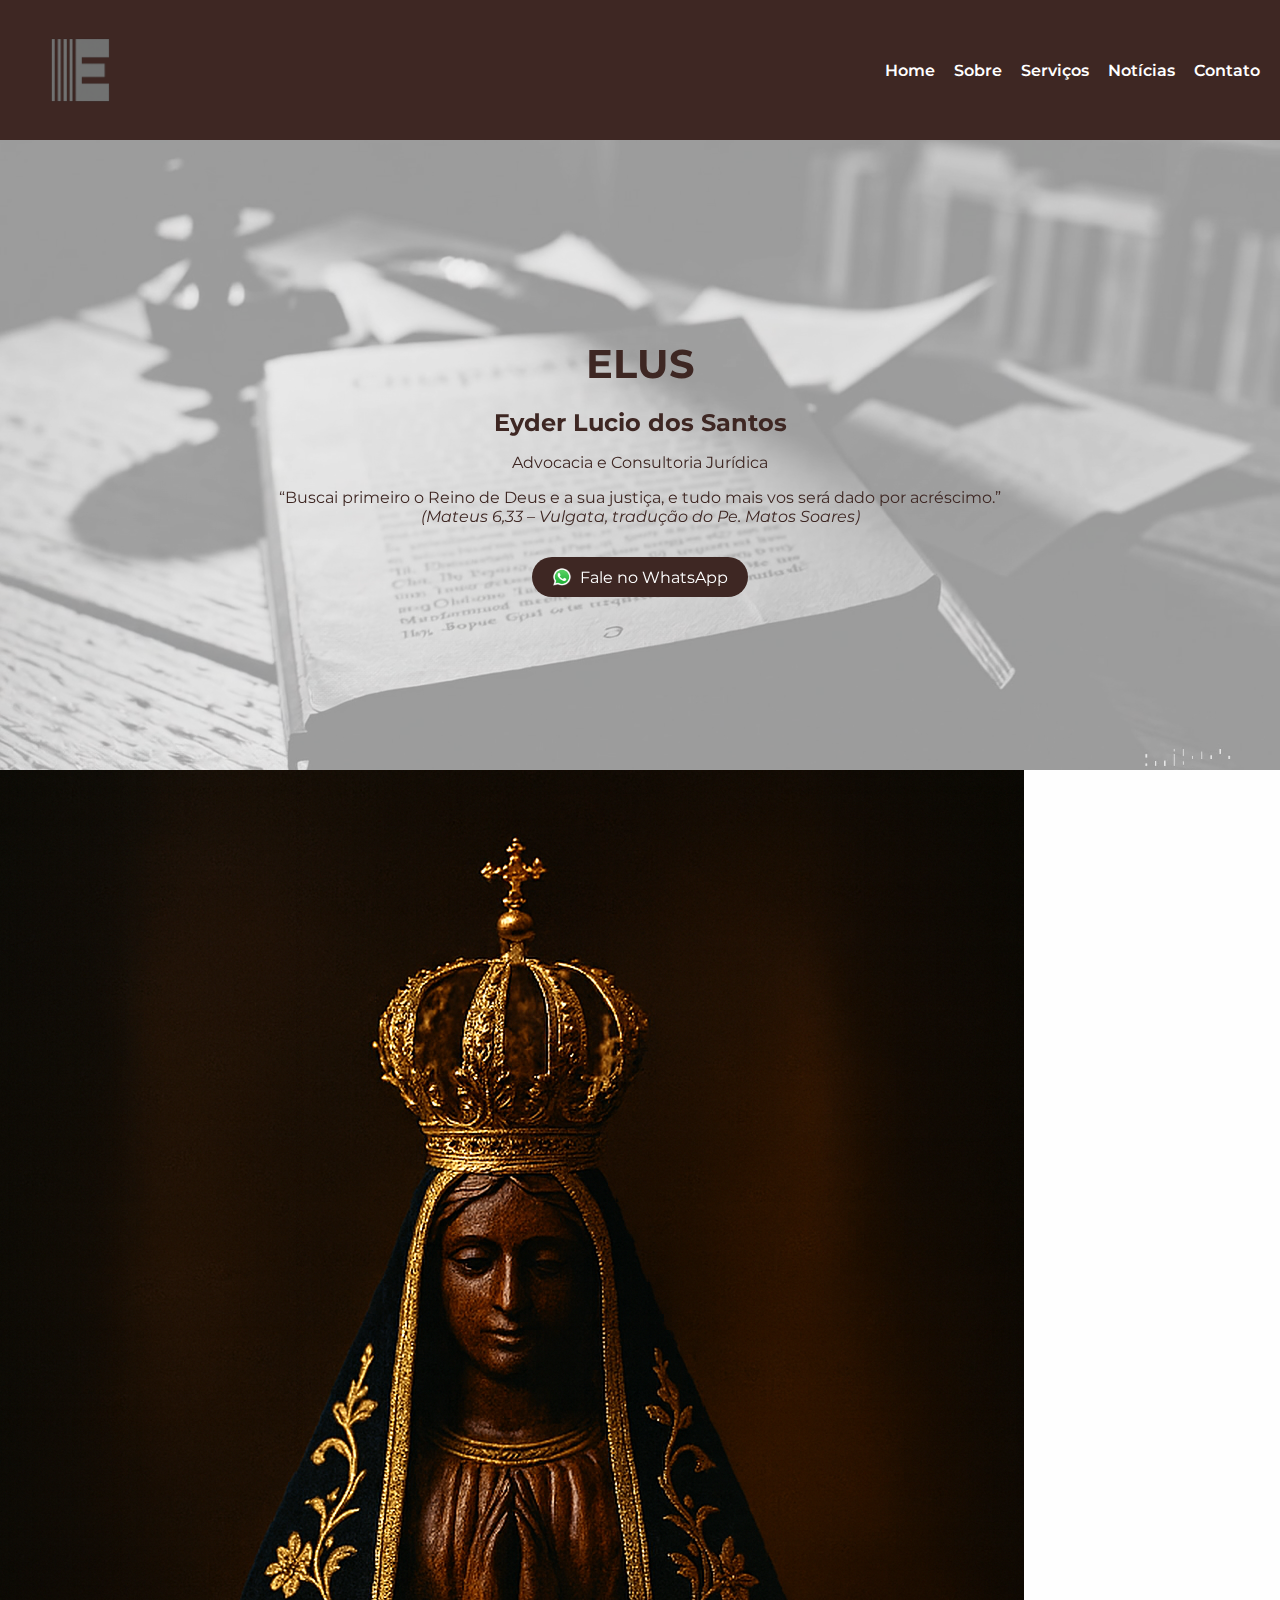
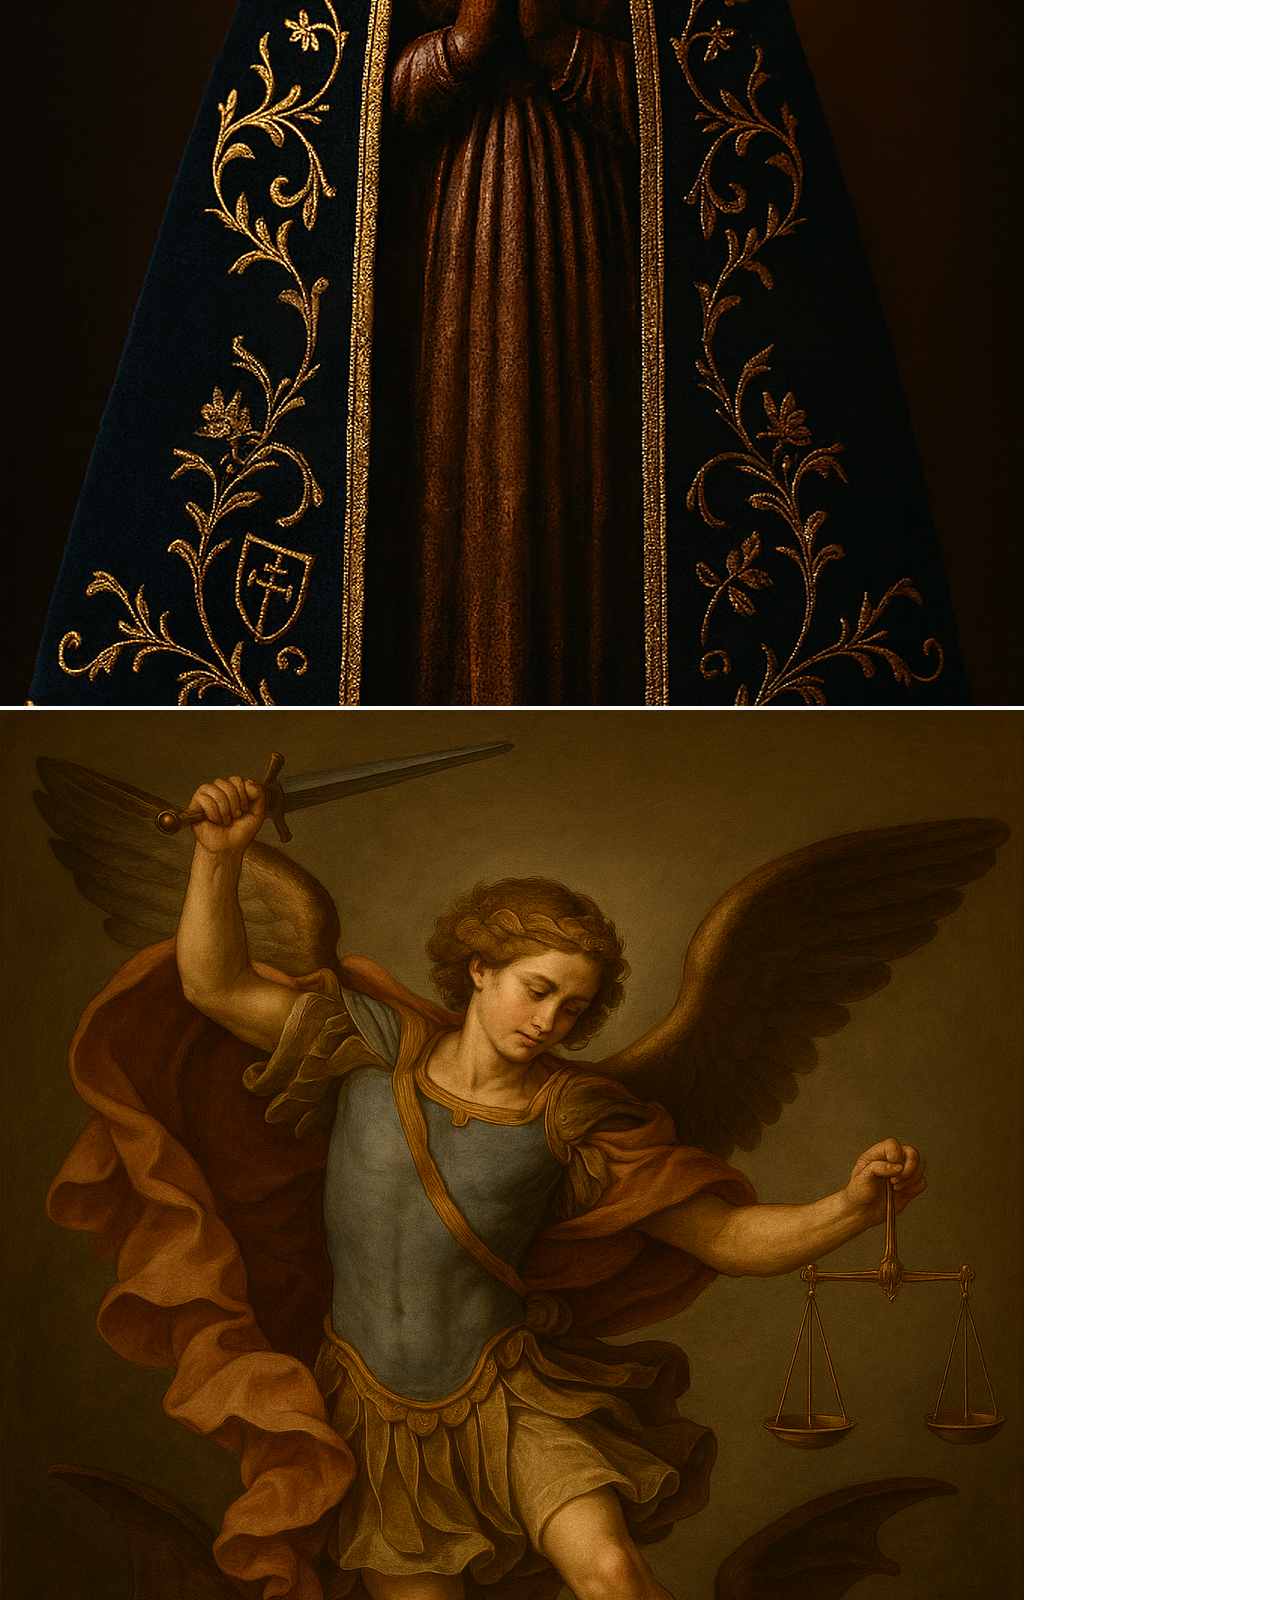
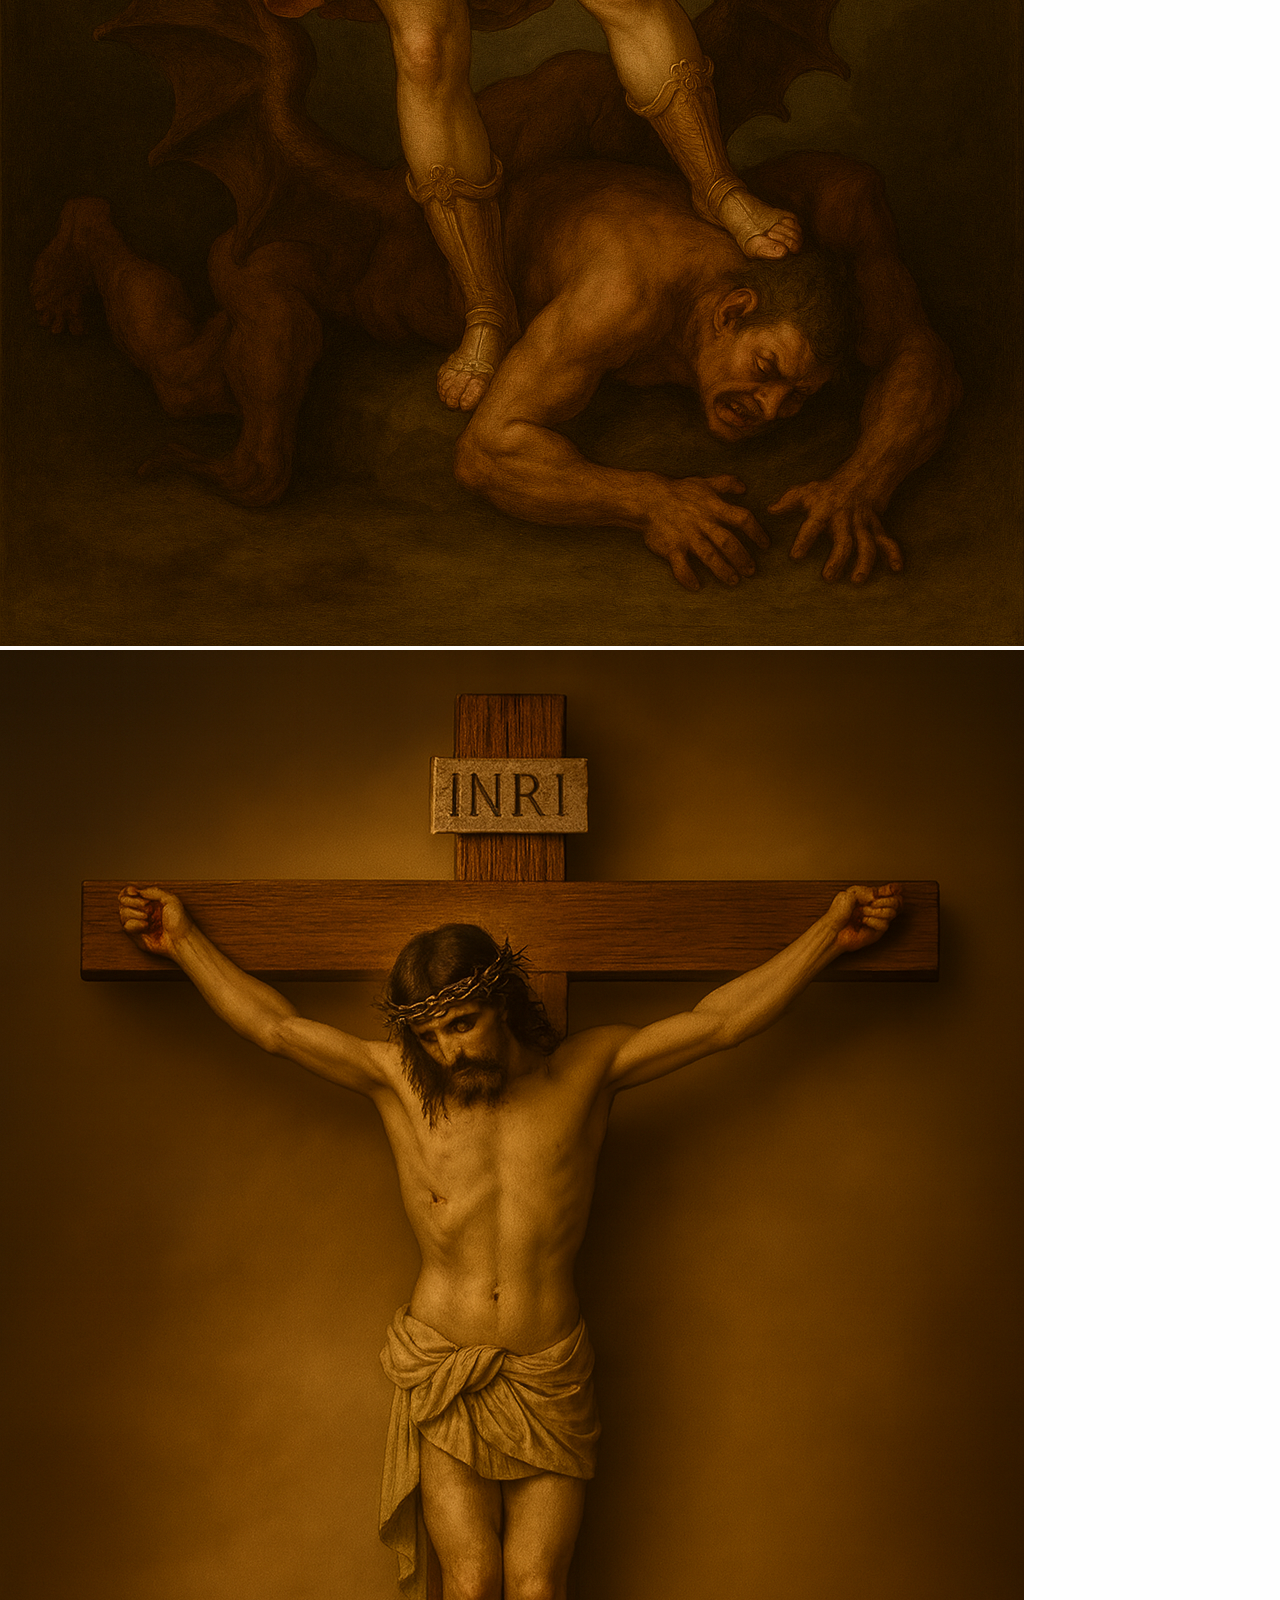
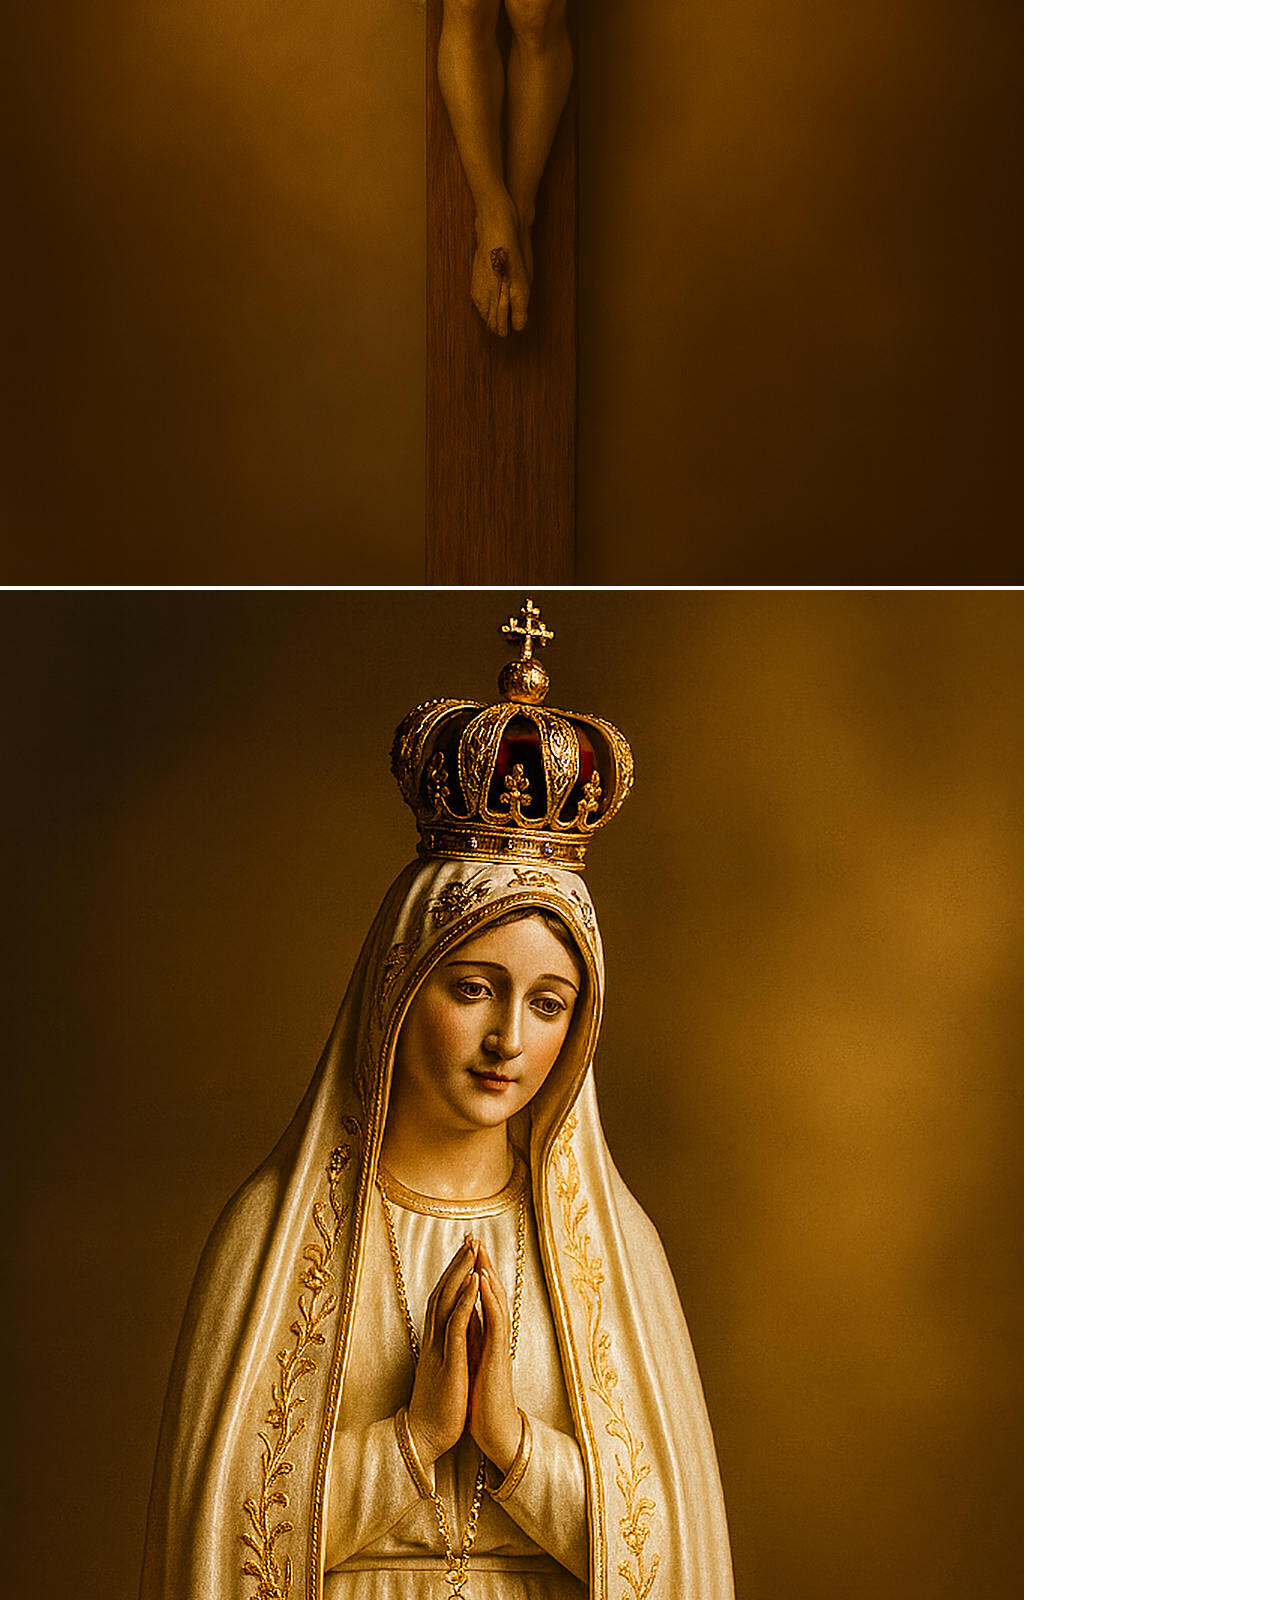
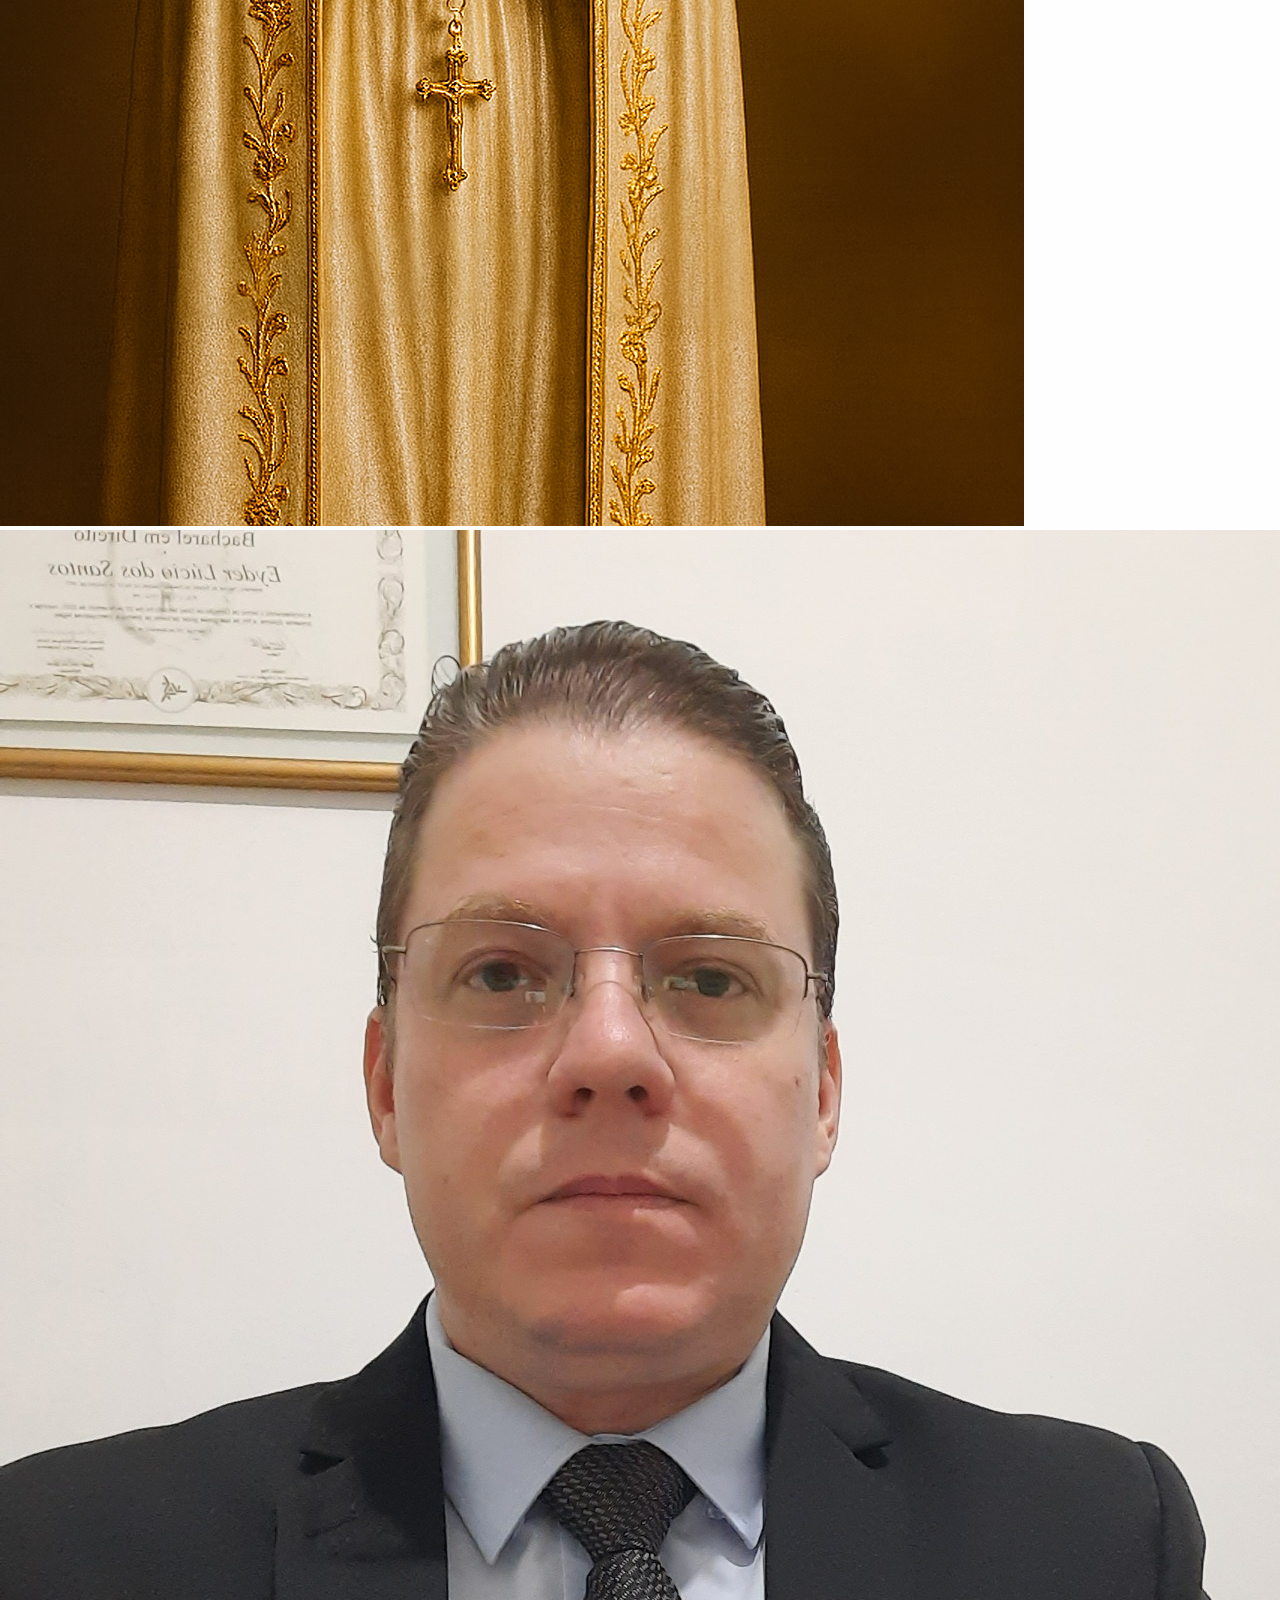
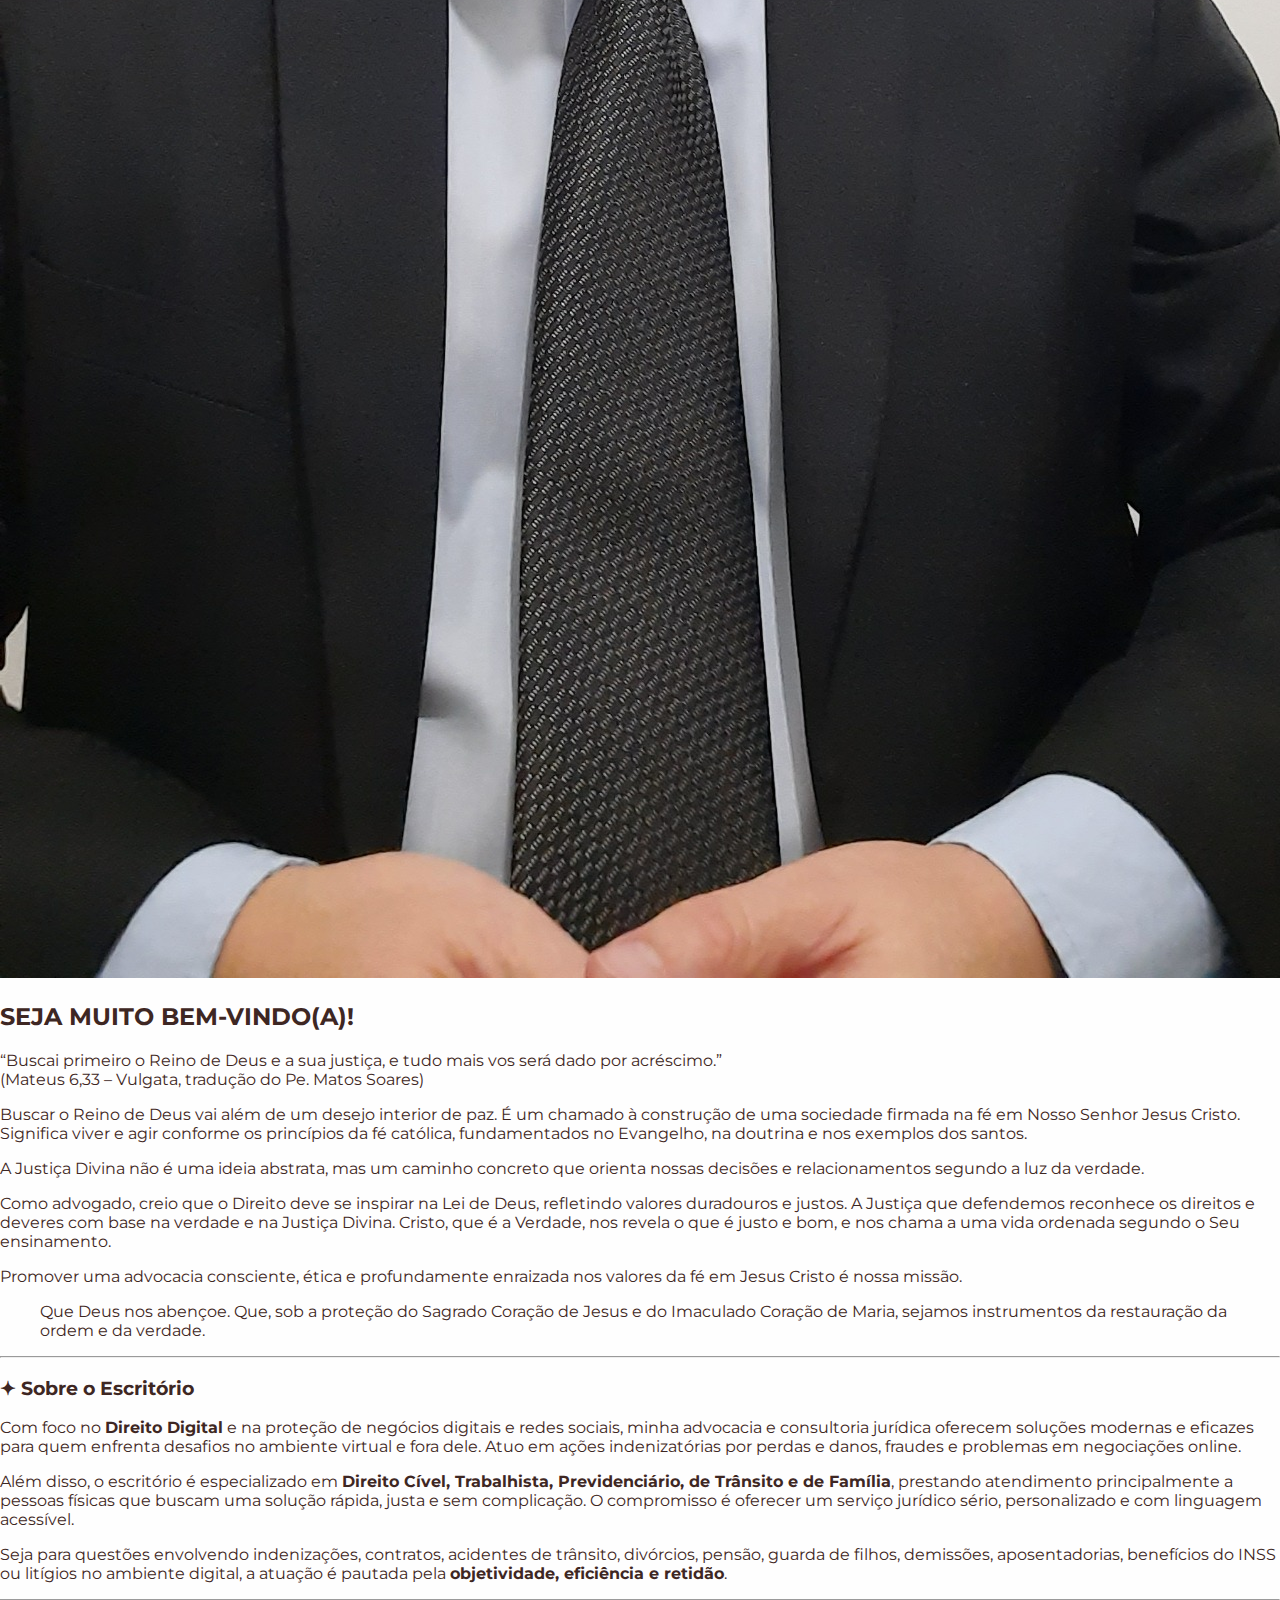
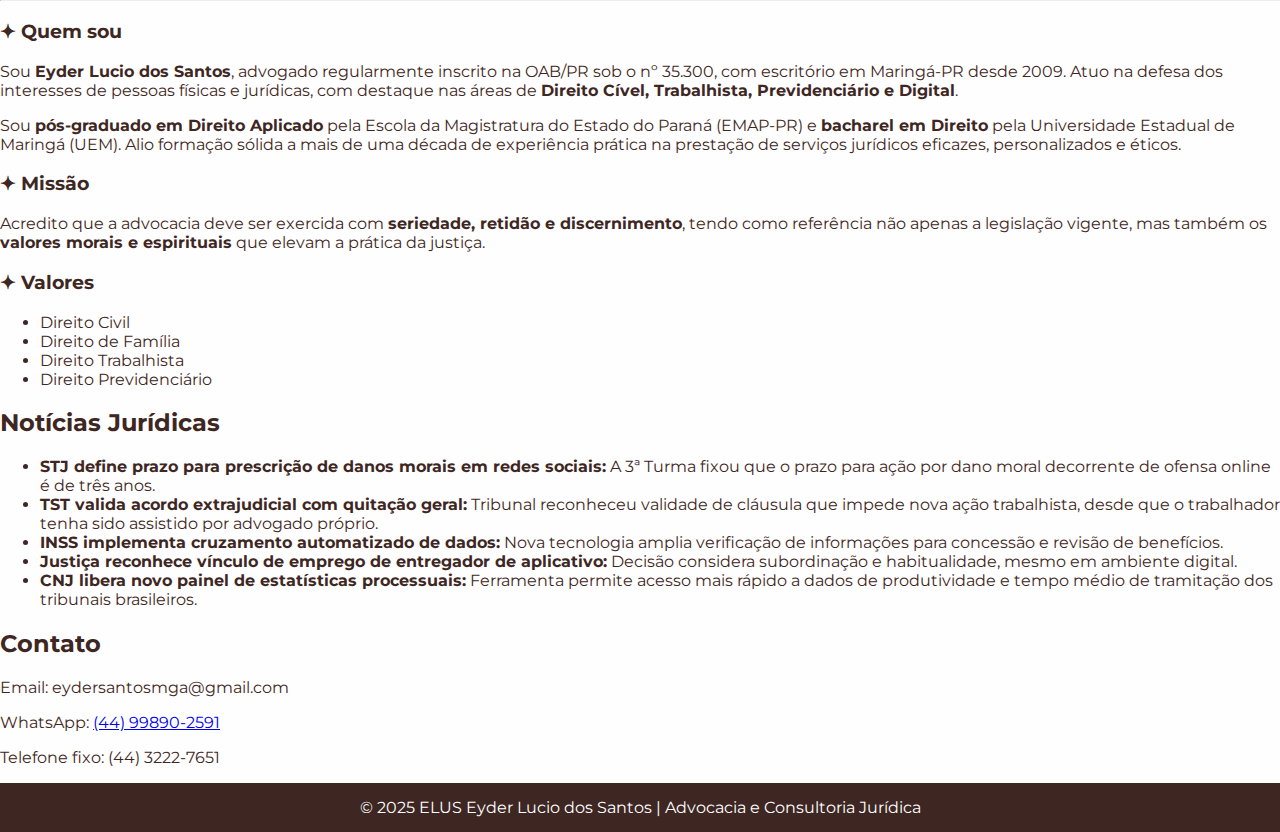
<file: index.html>
<!DOCTYPE html>
<html lang="pt-br">
<head>
  <meta charset="UTF-8" />
  <meta name="viewport" content="width=device-width, initial-scale=1.0"/>
  <title>ELUS Eyder Lucio dos Santos | Advocacia e Consultoria Jurídica</title>
  <link href="https://fonts.googleapis.com/css2?family=Montserrat:wght@400;600&display=swap" rel="stylesheet">
  <link rel="stylesheet" href="style.css">
</head>
<body>

  <header>
    <img src="logo-elus.png" alt="Logo ELUS" class="logo">
    <nav>
      <a href="#home">Home</a>
      <a href="#sobre">Sobre</a>
      <a href="#servicos">Serviços</a>
      <a href="#noticias">Notícias</a>
      <a href="#contato">Contato</a>
    </nav>
  </header>

  <section id="home" class="hero">
    <video autoplay muted loop playsinline>
      <source src="video.mp4" type="video/mp4">
      Seu navegador não suporta vídeo.
    </video>
    <div class="hero-content">
      <h1>ELUS</h1>
      <h2>Eyder Lucio dos Santos</h2>
      <p>Advocacia e Consultoria Jurídica</p>
      <p>“Buscai primeiro o Reino de Deus e a sua justiça, e tudo mais vos será dado por acréscimo.”<br>
        <em>(Mateus 6,33 – Vulgata, tradução do Pe. Matos Soares)</em>
      </p>
      <a href="https://wa.me/44998902591" class="btn">
        <img src="WhatsApp.svg.webp" alt="WhatsApp" class="whatsapp-icon"> Fale no WhatsApp
      </a>
    </div>
  </section>

  <section id="imagens-fe">
    <img src="fatima.png" alt="Nossa Senhora de Fátima">
    <img src="aparecida.png" alt="Nossa Senhora Aparecida">
    <img src="crucificacao.png" alt="Crucificação de Cristo">
    <img src="sao-miguel.png" alt="São Miguel Arcanjo">
  </section>

  <section id="sobre">
    <div class="centered">
      <img src="eyder-profile.jpg" alt="Eyder Lucio dos Santos" class="profile-photo">
      <h2>SEJA MUITO BEM-VINDO(A)!</h2>
      <p class="quote">“Buscai primeiro o Reino de Deus e a sua justiça, e tudo mais vos será dado por acréscimo.”<br><span class="small">(Mateus 6,33 – Vulgata, tradução do Pe. Matos Soares)</span></p>
    </div>
    <div class="apresentacao">
      <p>Buscar o Reino de Deus vai além de um desejo interior de paz. É um chamado à construção de uma sociedade firmada na fé em Nosso Senhor Jesus Cristo. Significa viver e agir conforme os princípios da fé católica, fundamentados no Evangelho, na doutrina e nos exemplos dos santos.</p>

      <p>A Justiça Divina não é uma ideia abstrata, mas um caminho concreto que orienta nossas decisões e relacionamentos segundo a luz da verdade.</p>

      <p>Como advogado, creio que o Direito deve se inspirar na Lei de Deus, refletindo valores duradouros e justos. A Justiça que defendemos reconhece os direitos e deveres com base na verdade e na Justiça Divina. Cristo, que é a Verdade, nos revela o que é justo e bom, e nos chama a uma vida ordenada segundo o Seu ensinamento.</p>

      <p>Promover uma advocacia consciente, ética e profundamente enraizada nos valores da fé em Jesus Cristo é nossa missão.</p>

      <blockquote>
        Que Deus nos abençoe. Que, sob a proteção do Sagrado Coração de Jesus e do Imaculado Coração de Maria, sejamos instrumentos da restauração da ordem e da verdade.
      </blockquote>
    </div>

    <hr>

    <h3>✦ Sobre o Escritório</h3>
    <p>Com foco no <strong>Direito Digital</strong> e na proteção de negócios digitais e redes sociais, minha advocacia e consultoria jurídica oferecem soluções modernas e eficazes para quem enfrenta desafios no ambiente virtual e fora dele. Atuo em ações indenizatórias por perdas e danos, fraudes e problemas em negociações online.</p>

    <p>Além disso, o escritório é especializado em <strong>Direito Cível, Trabalhista, Previdenciário, de Trânsito e de Família</strong>, prestando atendimento principalmente a pessoas físicas que buscam uma solução rápida, justa e sem complicação. O compromisso é oferecer um serviço jurídico sério, personalizado e com linguagem acessível.</p>

    <p>Seja para questões envolvendo indenizações, contratos, acidentes de trânsito, divórcios, pensão, guarda de filhos, demissões, aposentadorias, benefícios do INSS ou litígios no ambiente digital, a atuação é pautada pela <strong>objetividade, eficiência e retidão</strong>.</p>

    <hr>

    <h3>✦ Quem sou</h3>
    <p>Sou <strong>Eyder Lucio dos Santos</strong>, advogado regularmente inscrito na OAB/PR sob o nº 35.300, com escritório em Maringá-PR desde 2009. Atuo na defesa dos interesses de pessoas físicas e jurídicas, com destaque nas áreas de <strong>Direito Cível, Trabalhista, Previdenciário e Digital</strong>.</p>

    <p>Sou <strong>pós-graduado em Direito Aplicado</strong> pela Escola da Magistratura do Estado do Paraná (EMAP-PR) e <strong>bacharel em Direito</strong> pela Universidade Estadual de Maringá (UEM). Alio formação sólida a mais de uma década de experiência prática na prestação de serviços jurídicos eficazes, personalizados e éticos.</p>

    <h3>✦ Missão</h3>
    <p>Acredito que a advocacia deve ser exercida com <strong>seriedade, retidão e discernimento</strong>, tendo como referência não apenas a legislação vigente, mas também os <strong>valores morais e espirituais</strong> que elevam a prática da justiça.</p>

    <h3>✦ Valores</h3>
    <ul class="servicos-list">
      <li>Direito Civil</li>
      <li>Direito de Família</li>
      <li>Direito Trabalhista</li>
      <li>Direito Previdenciário</li>
    </ul>
  </section>

  <section id="noticias">
    <h2>Notícias Jurídicas</h2>
    <ul>
      <li><strong>STJ define prazo para prescrição de danos morais em redes sociais:</strong> A 3ª Turma fixou que o prazo para ação por dano moral decorrente de ofensa online é de três anos.</li>
      <li><strong>TST valida acordo extrajudicial com quitação geral:</strong> Tribunal reconheceu validade de cláusula que impede nova ação trabalhista, desde que o trabalhador tenha sido assistido por advogado próprio.</li>
      <li><strong>INSS implementa cruzamento automatizado de dados:</strong> Nova tecnologia amplia verificação de informações para concessão e revisão de benefícios.</li>
      <li><strong>Justiça reconhece vínculo de emprego de entregador de aplicativo:</strong> Decisão considera subordinação e habitualidade, mesmo em ambiente digital.</li>
      <li><strong>CNJ libera novo painel de estatísticas processuais:</strong> Ferramenta permite acesso mais rápido a dados de produtividade e tempo médio de tramitação dos tribunais brasileiros.</li>
    </ul>
  </section>

  <section id="contato">
    <h2>Contato</h2>
    <p>Email: eydersantosmga@gmail.com</p>
    <p>WhatsApp: <a href="https://wa.me/44998902591">(44) 99890-2591</a></p>
    <p>Telefone fixo: (44) 3222-7651</p>
  </section>

  <footer>
    &copy; 2025 ELUS Eyder Lucio dos Santos | Advocacia e Consultoria Jurídica
  </footer>

</body>
</html>
</file>
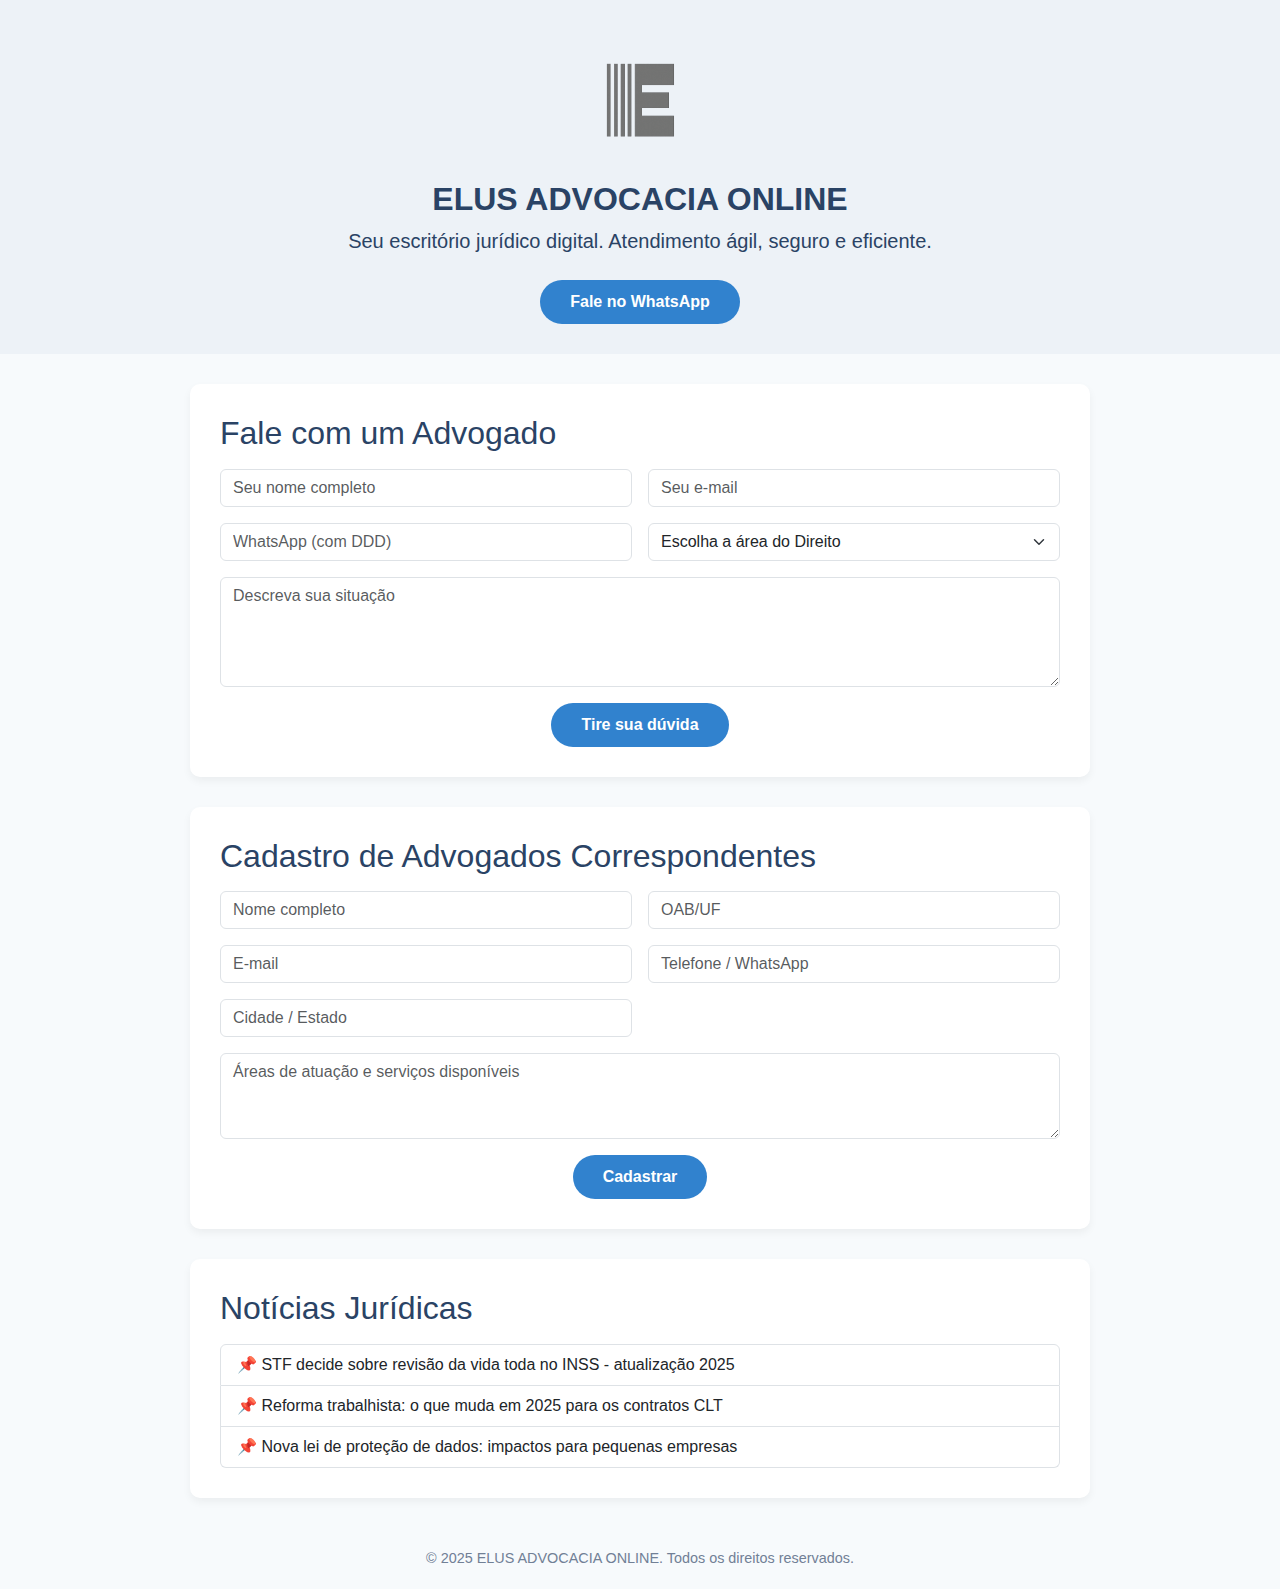
<file: elus_advocacia_online_light.html>
<!DOCTYPE html>
<html lang="pt-br">
<head>
  <meta charset="UTF-8">
  <meta name="viewport" content="width=device-width, initial-scale=1.0">
  <title>ELUS ADVOCACIA ONLINE</title>
  <link href="https://cdn.jsdelivr.net/npm/bootstrap@5.3.0/dist/css/bootstrap.min.css" rel="stylesheet">
  <style>
    body {
      font-family: 'Segoe UI', Tahoma, Geneva, Verdana, sans-serif;
      background-color: #f7fafc;
      color: #2a4365;
    }
    header {
      background: #edf2f7;
      padding: 30px 20px;
      text-align: center;
      color: #2a4365;
    }
    header img {
      max-width: 140px;
      margin-bottom: 10px;
    }
    header h1 {
      font-weight: 700;
      font-size: 2em;
    }
    .btn-main {
      background-color: #3182ce;
      border: none;
      padding: 10px 30px;
      border-radius: 30px;
      color: #fff;
      font-weight: 600;
    }
    .btn-main:hover {
      background-color: #2b6cb0;
    }
    section {
      background: #fff;
      margin: 30px auto;
      padding: 30px;
      border-radius: 10px;
      box-shadow: 0 4px 8px rgba(0,0,0,0.05);
      max-width: 900px;
    }
    footer {
      text-align: center;
      padding: 20px;
      color: #718096;
      font-size: 0.9em;
    }
  </style>
</head>
<body>

  <header>
    <img src="logo-elus.png" alt="ELUS ADVOCACIA ONLINE">
    <h1>ELUS ADVOCACIA ONLINE</h1>
    <p class="lead">Seu escritório jurídico digital. Atendimento ágil, seguro e eficiente.</p>
    <a href="https://wa.me/SEUNUMEROAQUI" target="_blank" class="btn btn-main mt-2">Fale no WhatsApp</a>
  </header>

  <section>
    <h2 class="mb-3">Fale com um Advogado</h2>
    <form class="row g-3">
      <div class="col-md-6">
        <input type="text" class="form-control" placeholder="Seu nome completo" required>
      </div>
      <div class="col-md-6">
        <input type="email" class="form-control" placeholder="Seu e-mail" required>
      </div>
      <div class="col-md-6">
        <input type="text" class="form-control" placeholder="WhatsApp (com DDD)" required>
      </div>
      <div class="col-md-6">
        <select class="form-select" required>
          <option value="">Escolha a área do Direito</option>
          <option>Direito Civil</option>
          <option>Direito Trabalhista</option>
          <option>Direito Previdenciário</option>
          <option>Direito Penal</option>
          <option>Direito Tributário</option>
          <option>Direito Empresarial</option>
          <option>Direito Ambiental</option>
          <option>Direito do Consumidor</option>
          <option>Direito de Família</option>
          <option>Direito Imobiliário</option>
          <option>Direito Digital / Tecnologia</option>
        </select>
      </div>
      <div class="col-12">
        <textarea class="form-control" placeholder="Descreva sua situação" rows="4"></textarea>
      </div>
      <div class="col-12 text-center">
        <button class="btn btn-main" type="submit">Tire sua dúvida</button>
      </div>
    </form>
  </section>

  <section>
    <h2 class="mb-3">Cadastro de Advogados Correspondentes</h2>
    <form class="row g-3">
      <div class="col-md-6">
        <input type="text" class="form-control" placeholder="Nome completo" required>
      </div>
      <div class="col-md-6">
        <input type="text" class="form-control" placeholder="OAB/UF" required>
      </div>
      <div class="col-md-6">
        <input type="email" class="form-control" placeholder="E-mail" required>
      </div>
      <div class="col-md-6">
        <input type="text" class="form-control" placeholder="Telefone / WhatsApp" required>
      </div>
      <div class="col-md-6">
        <input type="text" class="form-control" placeholder="Cidade / Estado" required>
      </div>
      <div class="col-12">
        <textarea class="form-control" placeholder="Áreas de atuação e serviços disponíveis" rows="3"></textarea>
      </div>
      <div class="col-12 text-center">
        <button class="btn btn-main" type="submit">Cadastrar</button>
      </div>
    </form>
  </section>

  <section>
    <h2 class="mb-3">Notícias Jurídicas</h2>
    <ul class="list-group">
      <li class="list-group-item">📌 STF decide sobre revisão da vida toda no INSS - atualização 2025</li>
      <li class="list-group-item">📌 Reforma trabalhista: o que muda em 2025 para os contratos CLT</li>
      <li class="list-group-item">📌 Nova lei de proteção de dados: impactos para pequenas empresas</li>
    </ul>
  </section>

  <footer>
    &copy; 2025 ELUS ADVOCACIA ONLINE. Todos os direitos reservados.
  </footer>

</body>
</html>
</file>
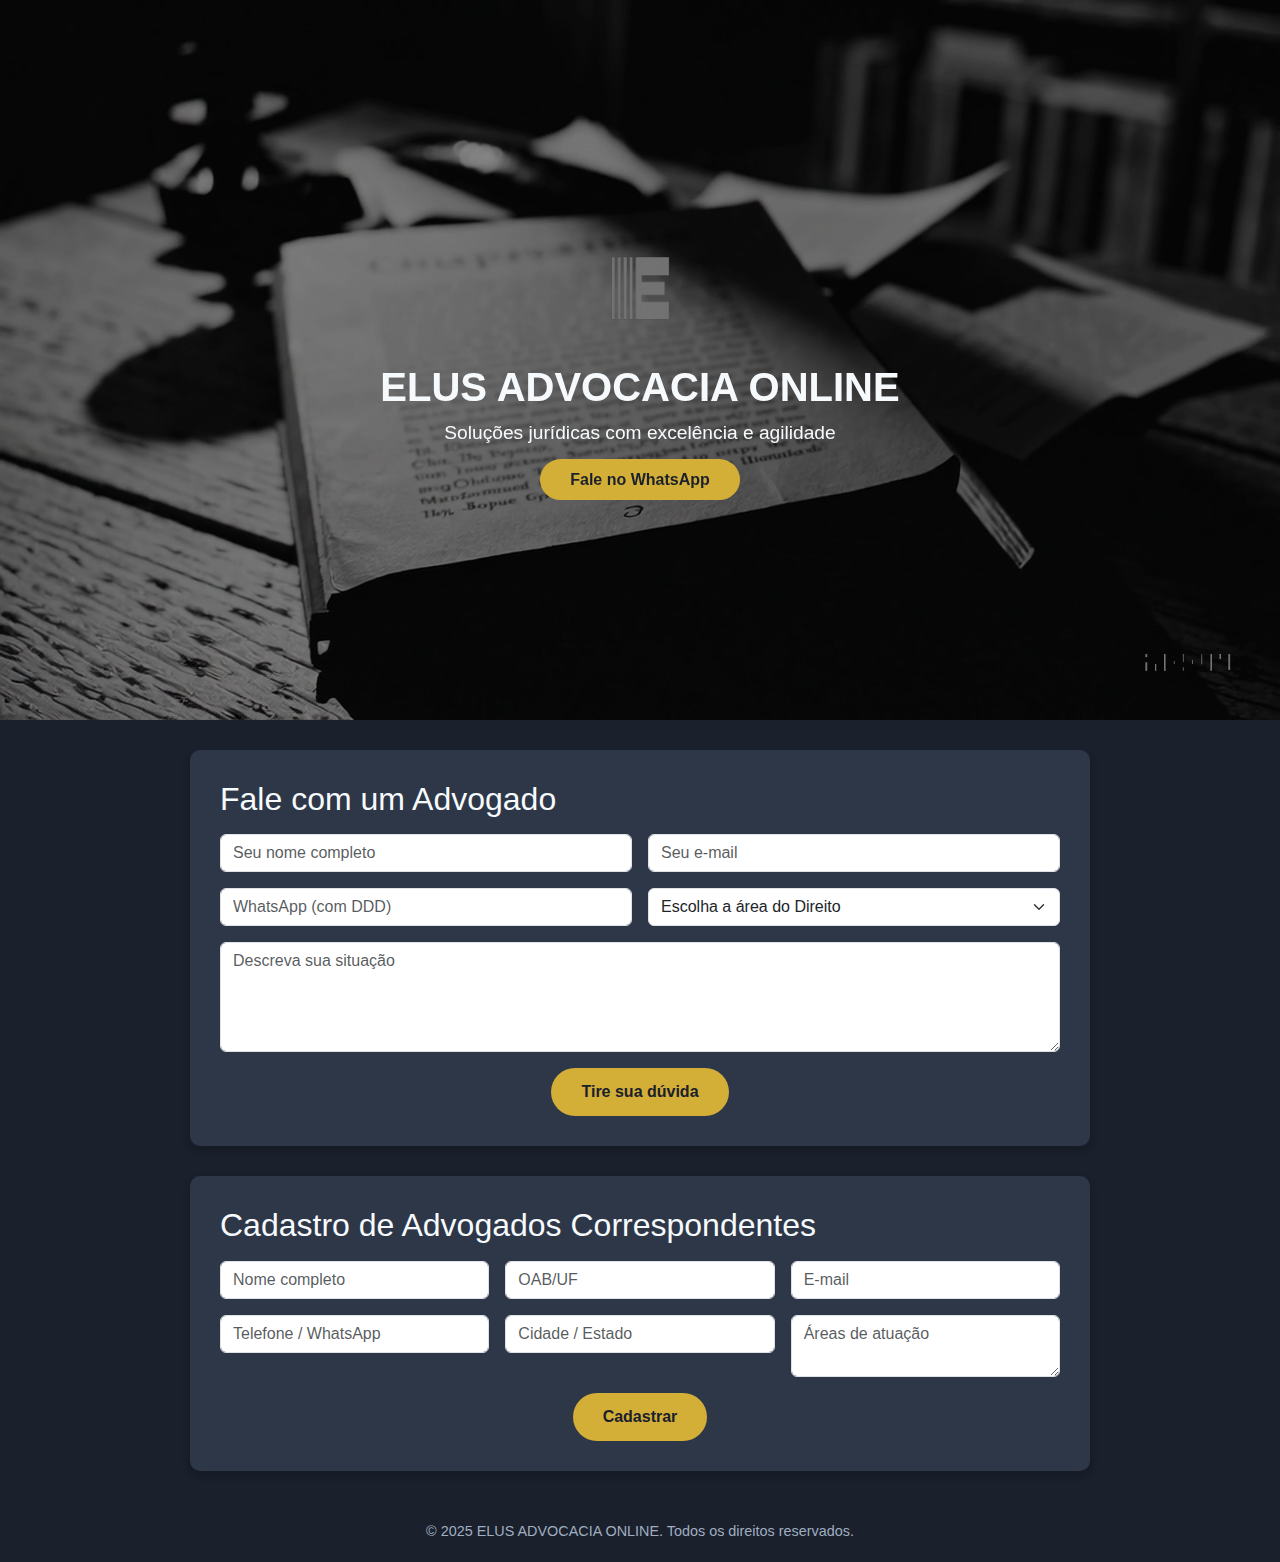
<file: index_formsubmit.html>
<!DOCTYPE html>
<html lang="pt-br">
<head>
  <meta charset="UTF-8">
  <meta name="viewport" content="width=device-width, initial-scale=1.0">
  <title>ELUS ADVOCACIA ONLINE</title>
  <link href="https://cdn.jsdelivr.net/npm/bootstrap@5.3.0/dist/css/bootstrap.min.css" rel="stylesheet">
  <style>
    body {
      margin: 0;
      font-family: 'Segoe UI', Tahoma, Geneva, Verdana, sans-serif;
      background-color: #1a202c;
      color: #f7fafc;
    }
    .hero {
      position: relative;
      width: 100%;
      height: 80vh;
      overflow: hidden;
    }
    .hero video {
      position: absolute;
      top: 50%;
      left: 50%;
      min-width: 100%;
      min-height: 100%;
      width: auto;
      height: auto;
      z-index: 0;
      transform: translate(-50%, -50%);
      filter: brightness(0.6);
    }
    .hero-content {
      position: relative;
      z-index: 1;
      text-align: center;
      top: 50%;
      transform: translateY(-50%);
    }
    .hero-content img {
      max-width: 120px;
      margin-bottom: 15px;
    }
    .hero-content h1 {
      font-size: 2.5em;
      font-weight: bold;
    }
    .hero-content p {
      font-size: 1.2em;
      margin-bottom: 20px;
    }
    .btn-main {
      background-color: #d4af37;
      border: none;
      padding: 12px 30px;
      border-radius: 30px;
      color: #1a202c;
      font-weight: 600;
      text-decoration: none;
    }
    .btn-main:hover {
      background-color: #bfa132;
      color: #1a202c;
    }
    section {
      background: #2d3748;
      margin: 30px auto;
      padding: 30px;
      border-radius: 10px;
      box-shadow: 0 4px 8px rgba(0,0,0,0.2);
      max-width: 900px;
    }
    footer {
      text-align: center;
      padding: 20px;
      color: #a0aec0;
      font-size: 0.9em;
    }
  </style>
</head>
<body>

  <div class="hero">
    <video autoplay muted loop playsinline>
      <source src="assets_task_01jm28ey3nf1tr1bgnxr0sha2g_task_01jm28ey3nf1tr1bgnxr0sha2g_genid_5784d8d2-60e9-451e-88a7-85d406634346_25_02_14_12_56_440368_videos_00000_561337081_source.mp4" type="video/mp4">
      Seu navegador não suporta vídeo.
    </video>
    <div class="hero-content">
      <img src="logo-elus.png" alt="Logo ELUS ADVOCACIA ONLINE">
      <h1>ELUS ADVOCACIA ONLINE</h1>
      <p>Soluções jurídicas com excelência e agilidade</p>
      <a href="https://wa.me/SEUNUMEROAQUI" target="_blank" class="btn-main">Fale no WhatsApp</a>
    </div>
  </div>

  <section>
    <h2 class="mb-3">Fale com um Advogado</h2>
    <form action="https://formsubmit.co/eydersantosmga@gmail.com" method="POST" class="row g-3">
      <input type="hidden" name="_next" value="https://thankyoupage.com/">
      <div class="col-md-6">
        <input type="text" class="form-control" name="nome" placeholder="Seu nome completo" required>
      </div>
      <div class="col-md-6">
        <input type="email" class="form-control" name="email" placeholder="Seu e-mail" required>
      </div>
      <div class="col-md-6">
        <input type="text" class="form-control" name="whatsapp" placeholder="WhatsApp (com DDD)" required>
      </div>
      <div class="col-md-6">
        <select class="form-select" name="area" required>
          <option value="">Escolha a área do Direito</option>
          <option>Direito Civil</option>
          <option>Direito Trabalhista</option>
          <option>Direito Previdenciário</option>
          <option>Direito Penal</option>
          <option>Direito Tributário</option>
          <option>Direito Empresarial</option>
          <option>Direito Ambiental</option>
          <option>Direito do Consumidor</option>
          <option>Direito de Família</option>
          <option>Direito Imobiliário</option>
          <option>Direito Digital / Tecnologia</option>
        </select>
      </div>
      <div class="col-12">
        <textarea class="form-control" name="mensagem" placeholder="Descreva sua situação" rows="4"></textarea>
      </div>
      <div class="col-12 text-center">
        <button class="btn btn-main" type="submit">Tire sua dúvida</button>
      </div>
    </form>
  </section>

  <section>
    <h2 class="mb-3">Cadastro de Advogados Correspondentes</h2>
    <form action="https://formsubmit.co/eydersantosmga@gmail.com" method="POST" class="row g-3">
      <input type="hidden" name="_next" value="https://thankyoupage.com/">
      <div class="col-md-4">
        <input type="text" class="form-control" name="nome" placeholder="Nome completo" required>
      </div>
      <div class="col-md-4">
        <input type="text" class="form-control" name="oab" placeholder="OAB/UF" required>
      </div>
      <div class="col-md-4">
        <input type="email" class="form-control" name="email" placeholder="E-mail" required>
      </div>
      <div class="col-md-4">
        <input type="text" class="form-control" name="telefone" placeholder="Telefone / WhatsApp" required>
      </div>
      <div class="col-md-4">
        <input type="text" class="form-control" name="cidade" placeholder="Cidade / Estado" required>
      </div>
      <div class="col-md-4">
        <textarea class="form-control" name="areas" placeholder="Áreas de atuação" rows="2"></textarea>
      </div>
      <div class="col-12 text-center">
        <button class="btn btn-main" type="submit">Cadastrar</button>
      </div>
    </form>
  </section>

  <footer>
    &copy; 2025 ELUS ADVOCACIA ONLINE. Todos os direitos reservados.
  </footer>

</body>
</html>
</file>
<file: style.css>
body {
  font-family: 'Montserrat', sans-serif;
  margin: 0;
  padding: 0;
  background: #fefefe;
  color: #3e2723;
}
header {
  background: #3e2723;
  padding: 10px 20px;
  display: flex;
  align-items: center;
  justify-content: space-between;
}
header .logo {
  max-width: 120px;
}
header nav a {
  color: #fff;
  margin-left: 15px;
  text-decoration: none;
  font-weight: 600;
}
.hero {
  position: relative;
  overflow: hidden;
  height: 70vh;
  display: flex;
  align-items: center;
  justify-content: center;
  color: #3e2723;
}
.hero video {
  position: absolute;
  top: 50%;
  left: 50%;
  min-width: 100%;
  min-height: 100%;
  transform: translate(-50%, -50%);
  opacity: 0.4;
}
.hero-content {
  position: relative;
  text-align: center;
  padding: 0 20px;
}
.hero-content h1 {
  font-size: 2.5em;
  margin-bottom: 5px;
}
.hero-content h2 {
  font-size: 1.5em;
  margin-bottom: 10px;
}
.btn {
  background: #3e2723;
  color: #fff;
  padding: 10px 20px;
  border-radius: 20px;
  text-decoration: none;
  display: inline-flex;
  align-items: center;
  margin-top: 15px;
}
.btn:hover {
  background: #5d4037;
}
.whatsapp-icon {
  width: 20px;
  margin-right: 8px;
}
.sobre-bio {
  display: flex;
  flex-wrap: wrap;
  align-items: center;
  justify-content: center;
}
.sobre-bio .bio-text {
  flex: 1 1 300px;
  padding: 10px;
}
.sobre-bio .bio-img {
  flex: 1 1 200px;
  padding: 10px;
}
.small-photo {
  max-width: 200px;
  border-radius: 8px;
}
footer {
  background: #3e2723;
  color: #fff;
  text-align: center;
  padding: 15px;
}
</file>
